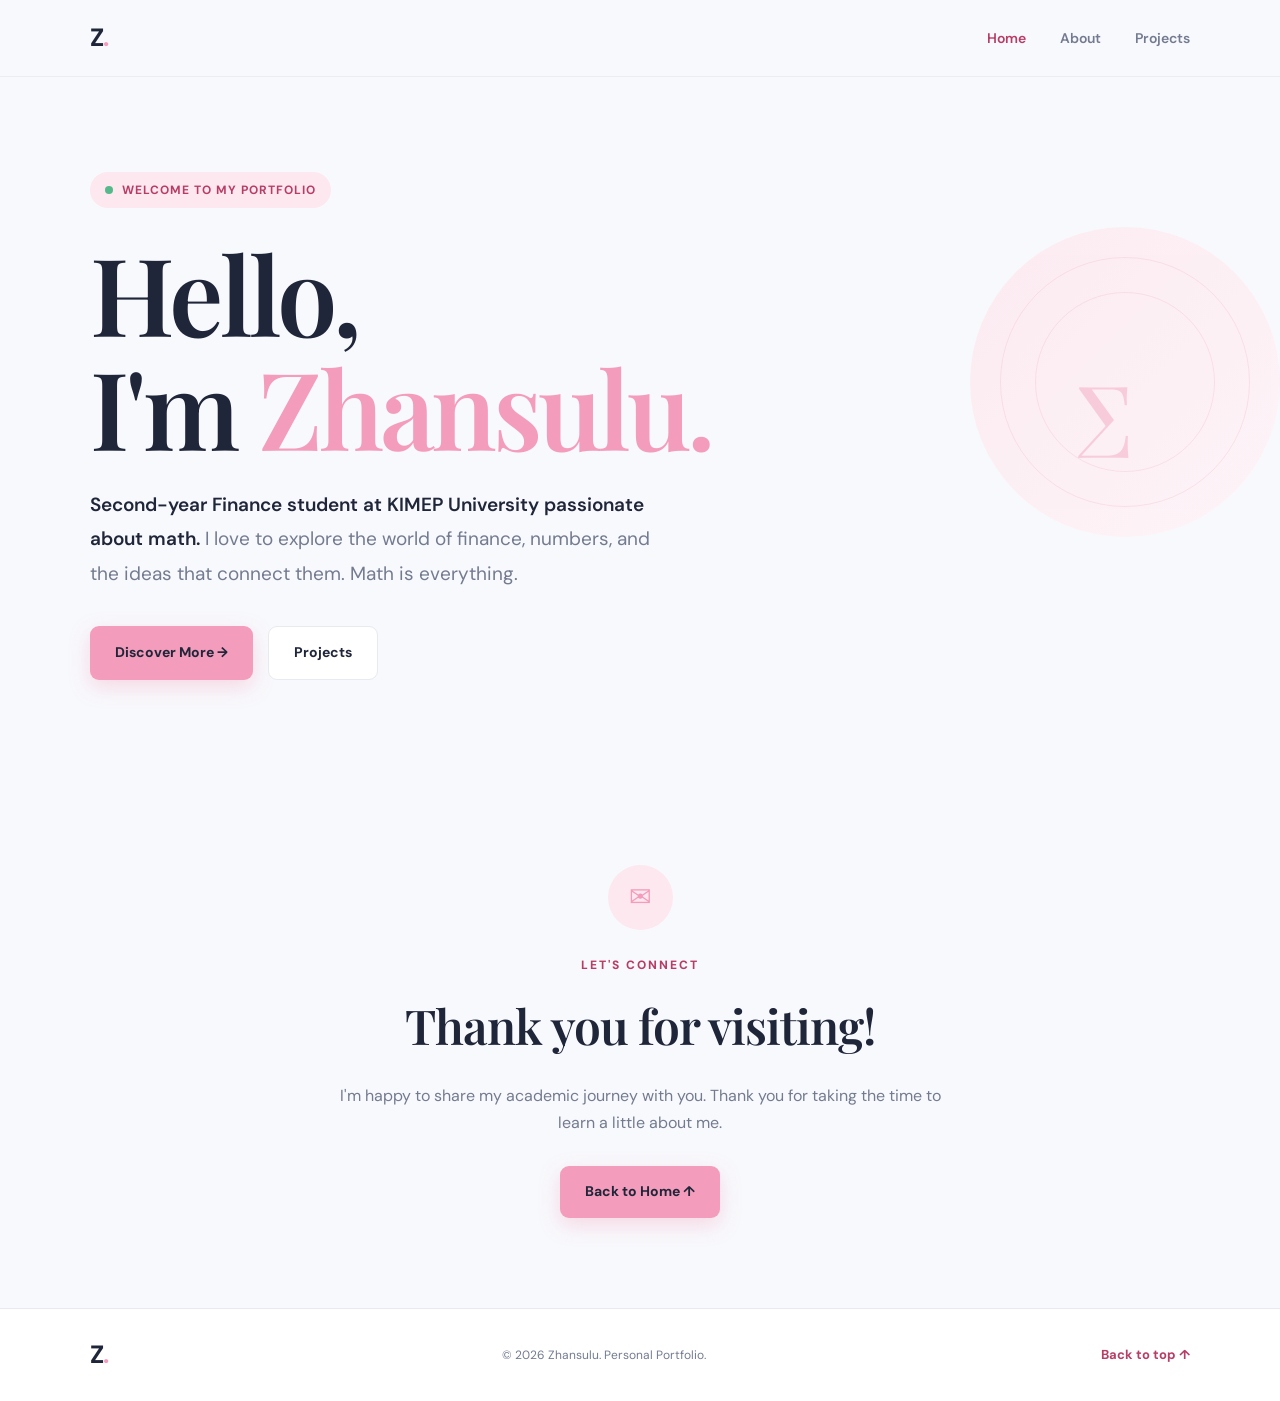
<file: index.html>
<!DOCTYPE html>
<html lang="en">
<head>
<meta charset="UTF-8">
<meta name="viewport" content="width=device-width, initial-scale=1.0">
<meta name="description" content="Zhansulu — Second-year Finance student at KIMEP University passionate about math.">
<meta name="theme-color" content="#f8f9fc">
<title>ZHANSULU | Personal Portfolio</title>
<link rel="stylesheet" href="style.css">
</head>

<body>

<header>
<div class="container">
<nav aria-label="Main navigation">
<a href="index.html" class="logo">Z<span>.</span></a>

<ul class="nav-links">
<li><a href="index.html" class="active">Home</a></li>
<li><a href="about.html">About</a></li>
<li><a href="projects.html">Projects</a></li>
</ul>
</nav>
</div>
</header>

<main>

<section class="hero" id="home">
<div class="container">
<div class="hero-content">

<div class="eyebrow">
<span class="status-dot"></span>
Welcome to my portfolio
</div>

<h1>Hello,<br>I'm <span>Zhansulu.</span></h1>

<p class="hero-description">
<strong>Second-year Finance student at KIMEP University passionate about math.</strong>
I love to explore the world of finance, numbers, and the ideas that connect them. Math is everything.
</p>

<div class="hero-buttons">
<a href="about.html" class="button button-primary">Discover More <span aria-hidden="true">&nbsp;→</span></a>
<a href="projects.html" class="button button-secondary">Projects</a>
</div>

</div>

<div class="hero-decoration" aria-hidden="true">
<div class="decoration-symbol">∑</div>
</div>
</div>
</section>

<section class="contact" id="contact">
<div class="container">

<div class="contact-content">
<div class="contact-symbol">✉</div>

<div class="section-label">Let's connect</div>

<h2>Thank you for visiting!</h2>

<p>
I'm happy to share my academic journey with you.
Thank you for taking the time to learn a little about me.
</p>

<a href="#home" class="button button-primary">
Back to Home ↑
</a>
</div>

</div>
</section>

</main>

<footer>
<div class="container">
<div class="footer-content">
<a href="index.html" class="logo">Z<span>.</span></a>

<p>© 2026 Zhansulu. Personal Portfolio.</p>

<a href="#home" class="back-to-top">Back to top ↑</a>
</div>
</div>
</footer>

</body>
</html>
</file>
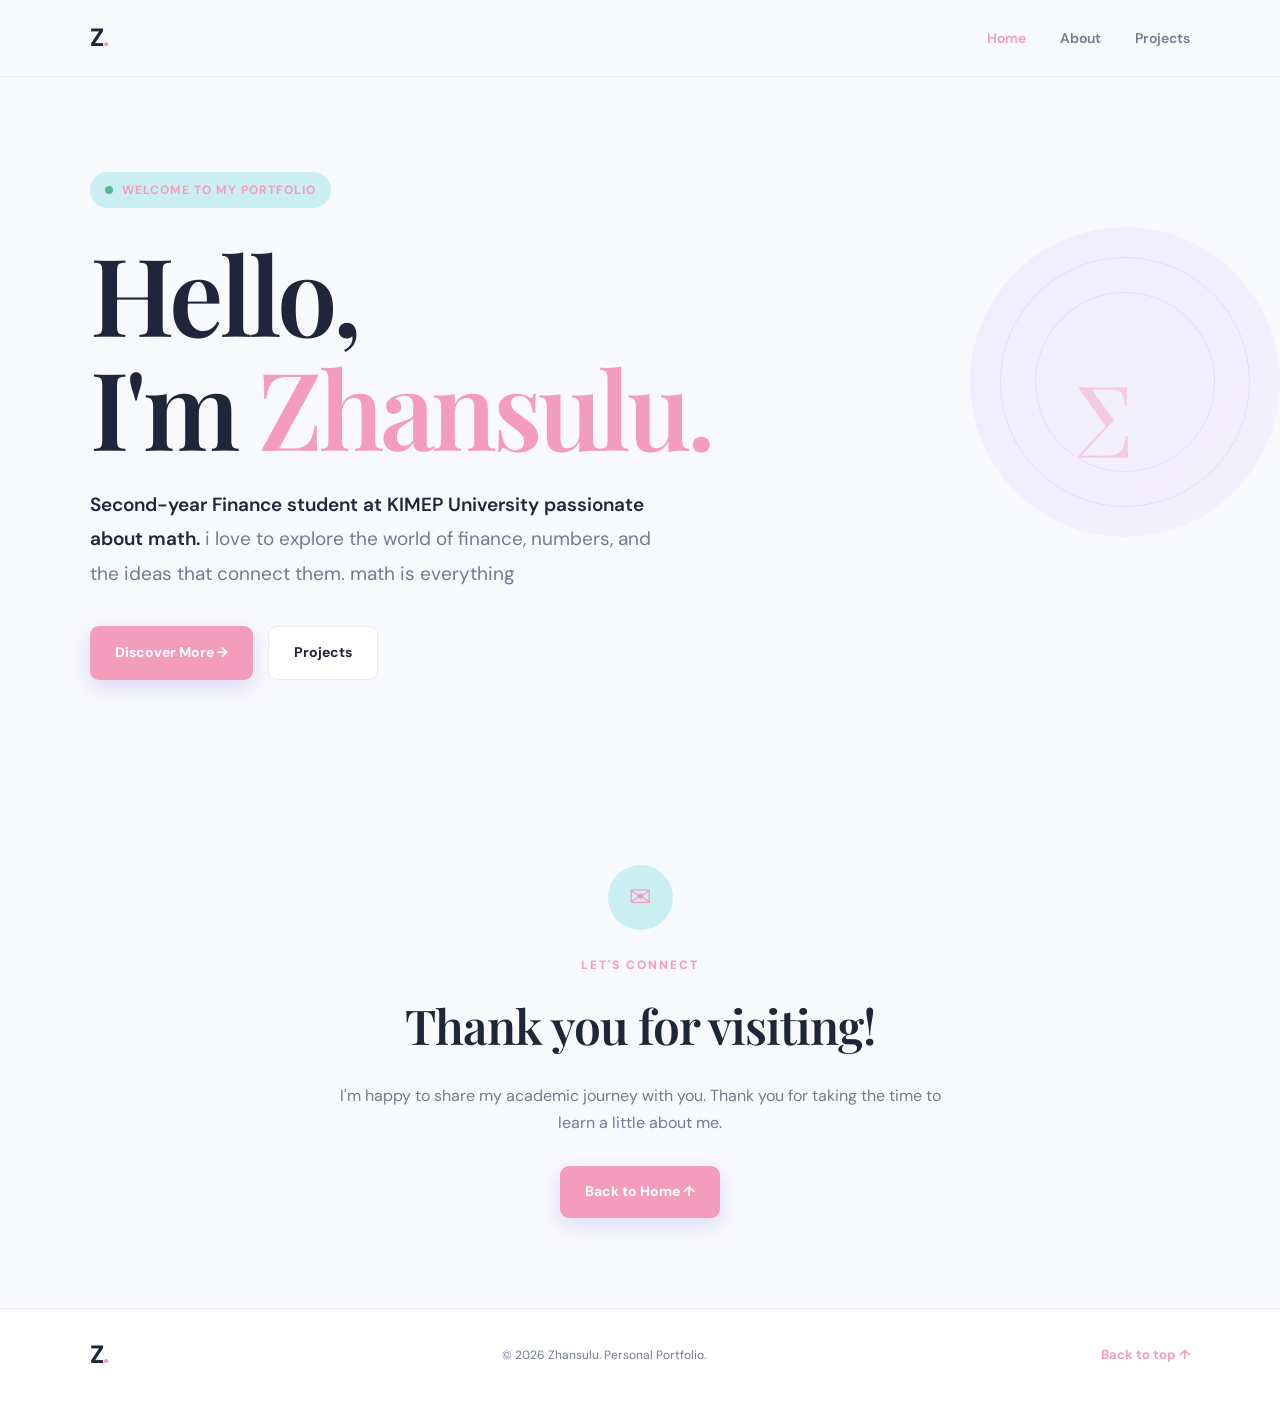
<file: mysite/index.html>
<!DOCTYPE html>
<html lang="en">
<head>
<meta charset="UTF-8">
<meta name="viewport" content="width=device-width, initial-scale=1.0">
<meta name="description" content="Zhansulu — Second-year Finance student at KIMEP University passionate about math.">
<meta name="theme-color" content="#f8f9fc">
<title>ZHANSULU | Personal Portfolio</title>
<link rel="stylesheet" href="style.css">
</head>

<body>

<header>
<div class="container">
<nav aria-label="Main navigation">
<a href="index.html" class="logo">Z<span>.</span></a>

<ul class="nav-links">
<li><a href="index.html" class="active">Home</a></li>
<li><a href="about.html">About</a></li>
<li><a href="projects.html">Projects</a></li>
</ul>
</nav>
</div>
</header>

<main>

<section class="hero" id="home">
<div class="container">
<div class="hero-content">

<div class="eyebrow">
<span class="status-dot"></span>
Welcome to my portfolio
</div>

<h1>Hello,<br>I'm <span>Zhansulu.</span></h1>

<p class="hero-description">
<strong>Second-year Finance student at KIMEP University passionate about math.</strong>
i love to explore the world of finance, numbers, and the ideas that connect them. math is everything 
</p>

<div class="hero-buttons">
<a href="about.html" class="button button-primary">Discover More <span aria-hidden="true">&nbsp;→</span></a>
<a href="projects.html" class="button button-secondary">Projects</a>
</div>

</div>

<div class="hero-decoration" aria-hidden="true">
<div class="decoration-symbol">∑</div>
</div>
</div>
</section>

<section class="contact" id="contact">
<div class="container">

<div class="contact-content">
<div class="contact-symbol">✉</div>

<div class="section-label">Let's connect</div>

<h2>Thank you for visiting!</h2>

<p>
I'm happy to share my academic journey with you.
Thank you for taking the time to learn a little about me.
</p>

<a href="#home" class="button button-primary">
Back to Home ↑
</a>
</div>

</div>
</section>

</main>

<footer>
<div class="container">
<div class="footer-content">
<a href="index.html" class="logo">Z<span>.</span></a>

<p>© 2026 Zhansulu. Personal Portfolio.</p>

<a href="#home" class="back-to-top">Back to top ↑</a>
</div>
</div>
</footer>

</body>
</html>
</file>
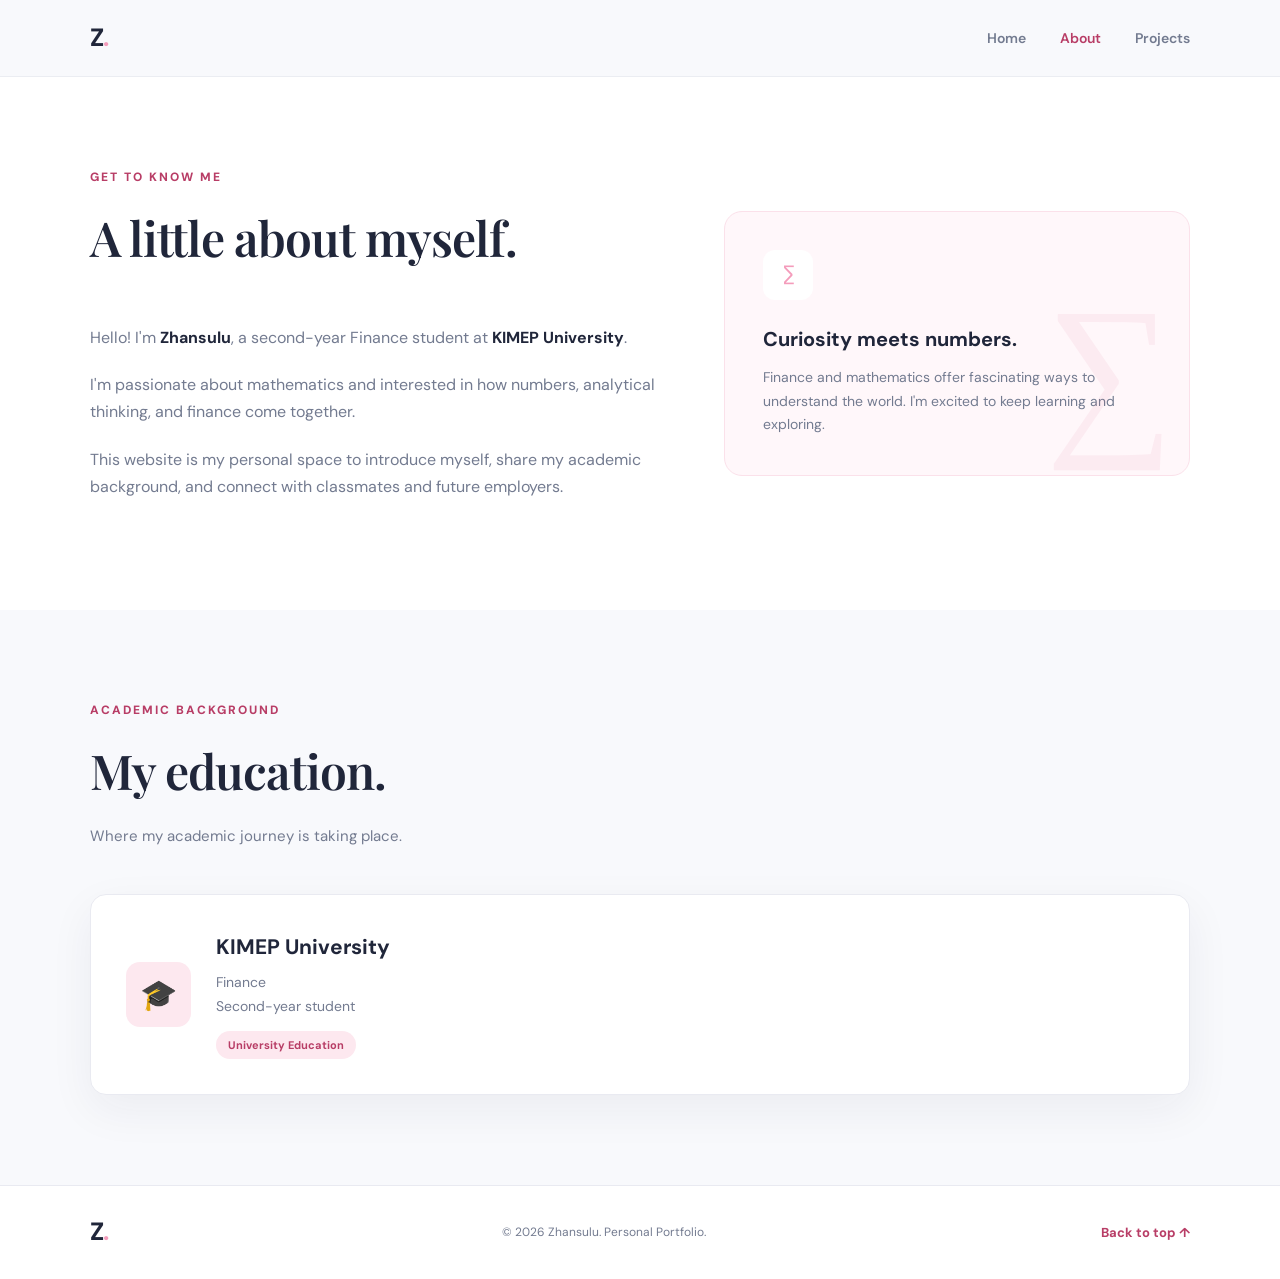
<file: about.html>
<!DOCTYPE html>
<html lang="en">
<head>
<meta charset="UTF-8">
<meta name="viewport" content="width=device-width, initial-scale=1.0">
<meta name="description" content="Zhansulu — Second-year Finance student at KIMEP University passionate about math.">
<meta name="theme-color" content="#f8f9fc">
<title>About | ZHANSULU</title>
<link rel="stylesheet" href="style.css">
</head>

<body id="top">

<header>
<div class="container">
<nav aria-label="Main navigation">
<a href="index.html" class="logo">Z<span>.</span></a>

<ul class="nav-links">
<li><a href="index.html">Home</a></li>
<li><a href="about.html" class="active">About</a></li>
<li><a href="projects.html">Projects</a></li>
</ul>
</nav>
</div>
</header>

<main>

<section class="about" id="about">
<div class="container">

<div class="about-grid">

<div class="about-text">
<div class="section-heading">
<div class="section-label">Get to know me</div>
<h2>A little about myself.</h2>
</div>

<p>
Hello! I'm <strong>Zhansulu</strong>, a second-year Finance student at
<strong>KIMEP University</strong>.
</p>

<p>
I'm passionate about mathematics and interested in how numbers,
analytical thinking, and finance come together.
</p>

<p>
This website is my personal space to introduce myself, share my
academic background, and connect with classmates and future employers.
</p>
</div>

<div class="about-card">
<div class="about-card-icon">∑</div>
<h3>Curiosity meets numbers.</h3>
<p>
Finance and mathematics offer fascinating ways to understand
the world. I'm excited to keep learning and exploring.
</p>
</div>

</div>
</div>
</section>

<section class="education" id="education">
<div class="container">

<div class="section-heading">
<div class="section-label">Academic background</div>
<h2>My education.</h2>
<p class="section-subtitle">Where my academic journey is taking place.</p>
</div>

<div class="education-card">
<div class="education-icon">🎓</div>

<div class="education-info">
<h3>KIMEP University</h3>
<p>Finance</p>
<p>Second-year student</p>
<span class="education-tag">University Education</span>
</div>
</div>

</div>
</section>

</main>

<footer>
<div class="container">
<div class="footer-content">
<a href="index.html" class="logo">Z<span>.</span></a>

<p>© 2026 Zhansulu. Personal Portfolio.</p>

<a href="#top" class="back-to-top">Back to top ↑</a>
</div>
</div>
</footer>

</body>
</html>
</file>
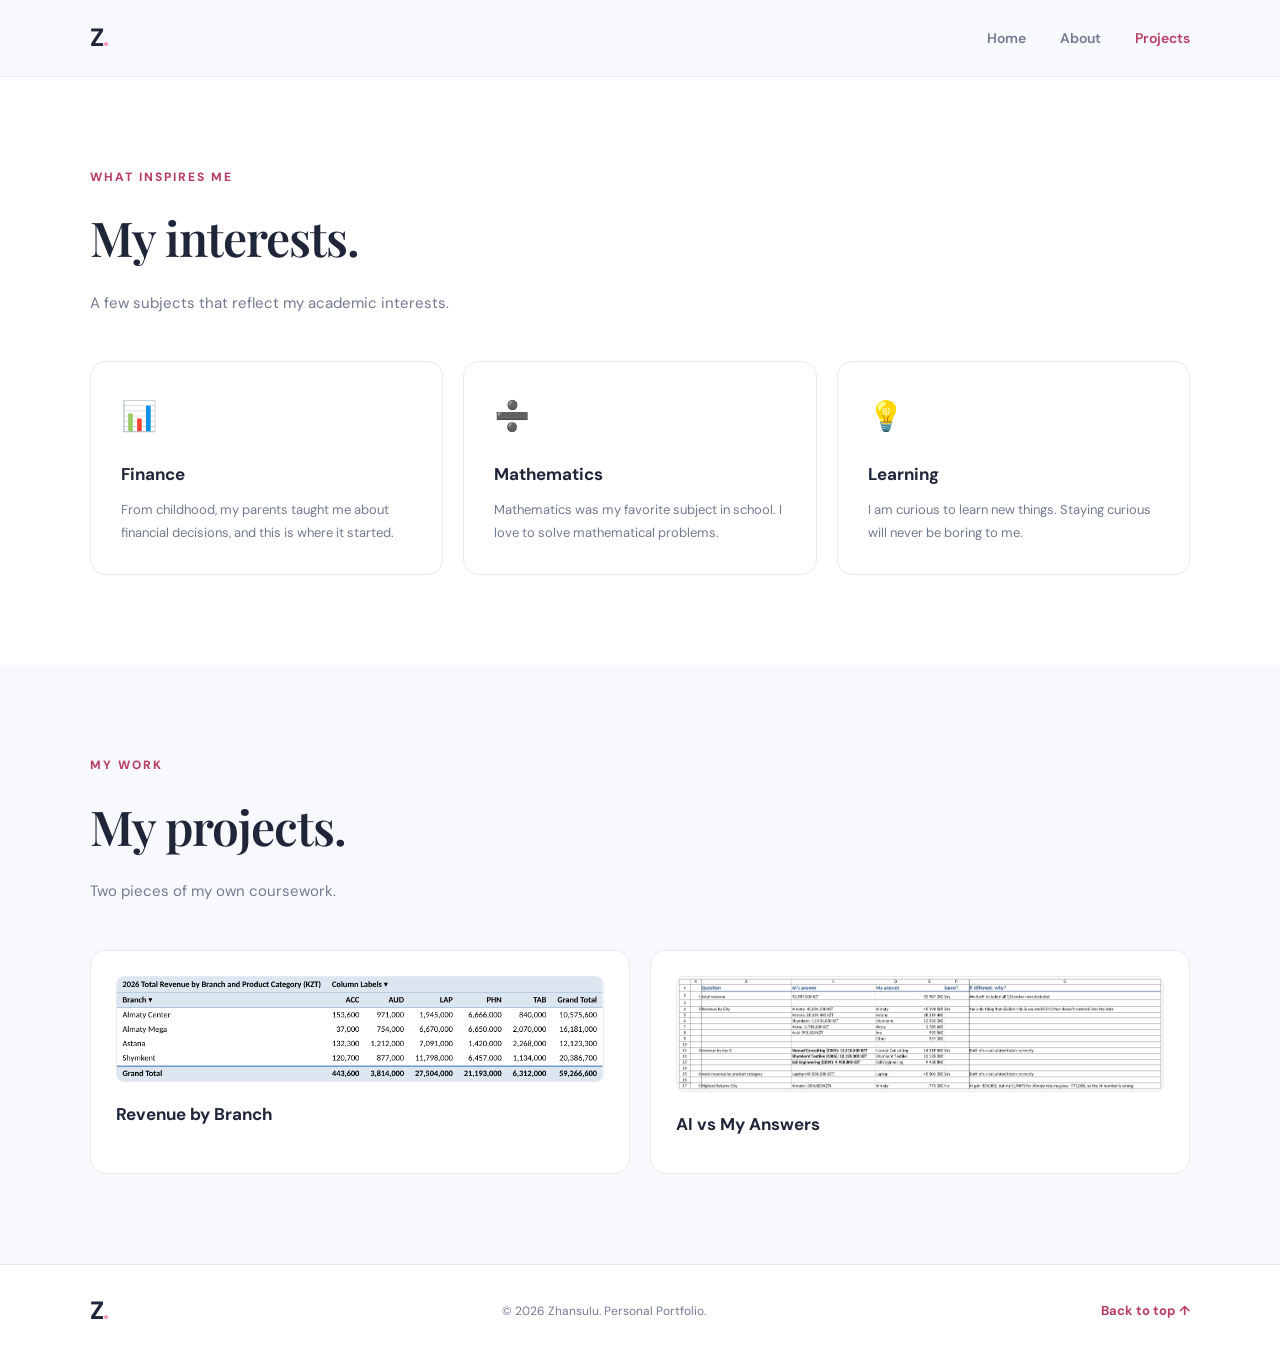
<file: projects.html>
<!DOCTYPE html>
<html lang="en">
<head>
<meta charset="UTF-8">
<meta name="viewport" content="width=device-width, initial-scale=1.0">
<meta name="description" content="Zhansulu — Second-year Finance student at KIMEP University passionate about math.">
<meta name="theme-color" content="#f8f9fc">
<title>Projects | ZHANSULU</title>
<link rel="stylesheet" href="style.css">
</head>

<body id="top">

<header>
<div class="container">
<nav aria-label="Main navigation">
<a href="index.html" class="logo">Z<span>.</span></a>

<ul class="nav-links">
<li><a href="index.html">Home</a></li>
<li><a href="about.html">About</a></li>
<li><a href="projects.html" class="active">Projects</a></li>
</ul>
</nav>
</div>
</header>

<main>

<section class="interests" id="interests">
<div class="container">

<div class="section-heading">
<div class="section-label">What inspires me</div>
<h2>My interests.</h2>
<p class="section-subtitle">A few subjects that reflect my academic interests.</p>
</div>

<div class="interest-grid">

<article class="interest-card">
<div class="interest-icon">📊</div>
<h3>Finance</h3>
<p>
From childhood, my parents taught me about financial decisions, and this is where it started.
</p>
</article>

<article class="interest-card">
<div class="interest-icon">➗</div>
<h3>Mathematics</h3>
<p>
Mathematics was my favorite subject in school. I love to solve mathematical problems.
</p>
</article>

<article class="interest-card">
<div class="interest-icon">💡</div>
<h3>Learning</h3>
<p>
I am curious to learn new things. Staying curious will never be boring to me.
</p>
</article>

</div>
</div>
</section>

<section class="work" id="work">
<div class="container">

<div class="section-heading">
<div class="section-label">My work</div>
<h2>My projects.</h2>
<p class="section-subtitle">Two pieces of my own coursework.</p>
</div>

<div class="work-grid">

<article class="work-card">
<a href="chart1.png" target="_blank"><img src="chart1.png" alt="PivotTable of 2026 total revenue by branch and product category"></a>
<h3>Revenue by Branch</h3>
<p>
<!-- Write 2-3 sentences yourself: what was the question, what did you do, what did you find? -->
</p>
</article>

<article class="work-card">
<a href="chart2.png" target="_blank"><img src="chart2.png" alt="Audit table comparing AI answers with my own Excel answers"></a>
<h3>AI vs My Answers</h3>
<p>
<!-- Write 2-3 sentences yourself: what was the question, what did you do, what did you find? -->
</p>
</article>

</div>
</div>
</section>

</main>

<footer>
<div class="container">
<div class="footer-content">
<a href="index.html" class="logo">Z<span>.</span></a>

<p>© 2026 Zhansulu. Personal Portfolio.</p>

<a href="#top" class="back-to-top">Back to top ↑</a>
</div>
</div>
</footer>

</body>
</html>
</file>
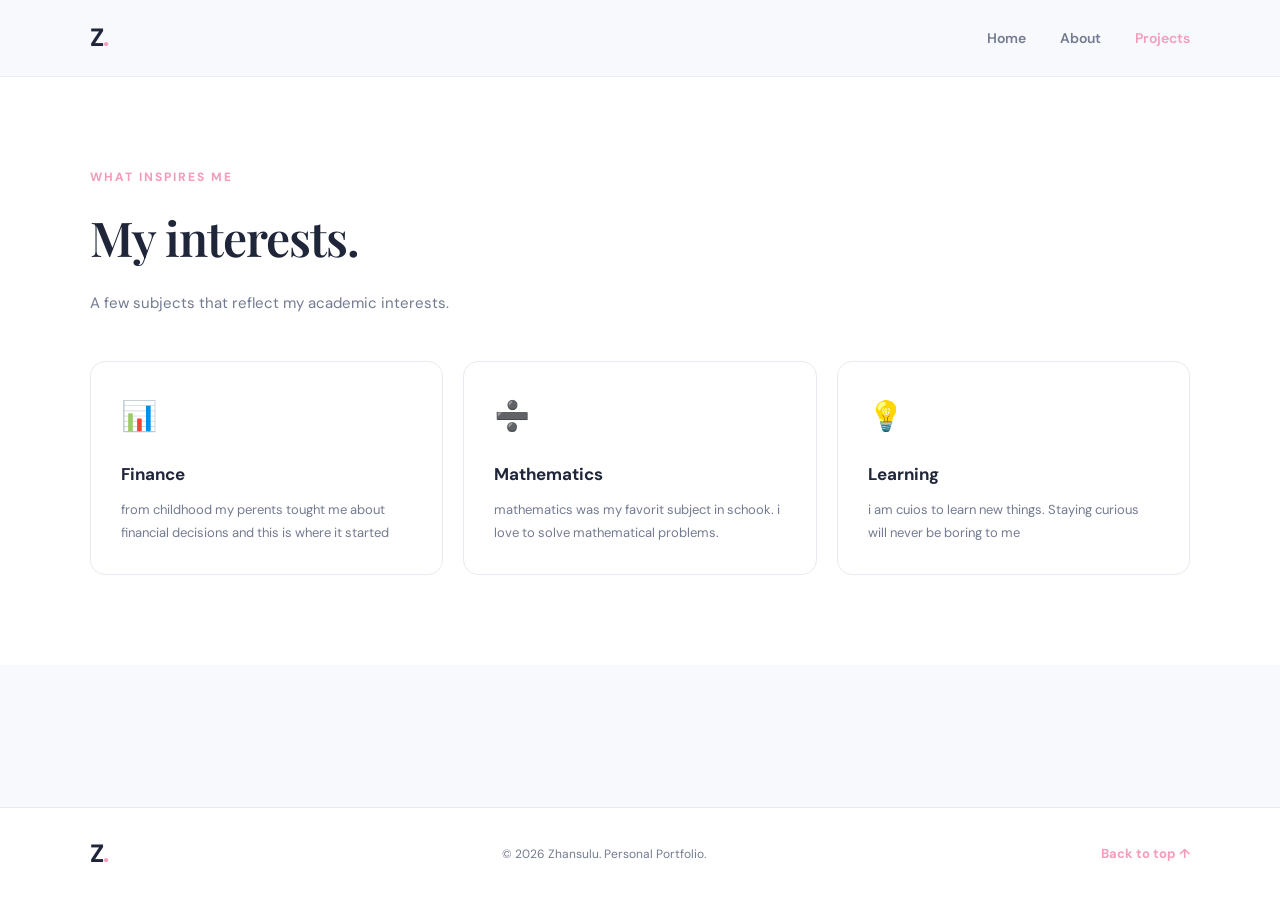
<file: mysite/project.html>
<!DOCTYPE html>
<html lang="en">
<head>
<meta charset="UTF-8">
<meta name="viewport" content="width=device-width, initial-scale=1.0">
<meta name="description" content="Zhansulu — Second-year Finance student at KIMEP University passionate about math.">
<meta name="theme-color" content="#f8f9fc">
<title>Projects | ZHANSULU</title>
<link rel="stylesheet" href="style.css">
</head>

<body id="top">

<header>
<div class="container">
<nav aria-label="Main navigation">
<a href="index.html" class="logo">Z<span>.</span></a>

<ul class="nav-links">
<li><a href="index.html">Home</a></li>
<li><a href="about.html">About</a></li>
<li><a href="projects.html" class="active">Projects</a></li>
</ul>
</nav>
</div>
</header>

<main>

<section class="interests" id="interests">
<div class="container">

<div class="section-heading">
<div class="section-label">What inspires me</div>
<h2>My interests.</h2>
<p class="section-subtitle">A few subjects that reflect my academic interests.</p>
</div>

<div class="interest-grid">

<article class="interest-card">
<div class="interest-icon">📊</div>
<h3>Finance</h3>
<p>
from childhood my perents tought me about financial decisions and this is where it started 
</p>
</article>

<article class="interest-card">
<div class="interest-icon">➗</div>
<h3>Mathematics</h3>
<p>
mathematics was my favorit subject in schook. i love to solve mathematical problems.
</p>
</article>

<article class="interest-card">
<div class="interest-icon">💡</div>
<h3>Learning</h3>
<p>
i am cuios to learn new things. Staying curious will never be boring to me 
</p>
</article>

</div>
</div>
</section>

</main>

<footer>
<div class="container">
<div class="footer-content">
<a href="index.html" class="logo">Z<span>.</span></a>

<p>© 2026 Zhansulu. Personal Portfolio.</p>

<a href="#top" class="back-to-top">Back to top ↑</a>
</div>
</div>
</footer>

</body>
</html>
</file>
<file: style.css>
@import url('https://fonts.googleapis.com/css2?family=DM+Sans:wght@400;500;600;700;800&family=Playfair+Display:wght@500;600;700&display=swap');

:root {
--background: #f8f9fc;
--surface: #ffffff;
--text: #20263a;
--muted: #737b90;
--primary: #f49cbb;
--primary-light: #fde8ef;
--primary-dark: #b83d66;
--border: #e9eaf1;
--shadow: 0 15px 45px rgba(35, 40, 75, 0.06);
}

* {
margin: 0;
padding: 0;
box-sizing: border-box;
scroll-behavior: smooth;
}

body {
font-family: 'DM Sans', sans-serif;
background: var(--background);
color: var(--text);
line-height: 1.7;
overflow-x: hidden;
min-height: 100vh;
display: flex;
flex-direction: column;
}

main {
flex: 1;
}

a {
text-decoration: none;
color: inherit;
}

.container {
width: min(1100px, 88%);
margin: auto;
}

/* Navigation */

header {
position: sticky;
top: 0;
z-index: 100;
background: rgba(248, 249, 252, 0.9);
backdrop-filter: blur(14px);
border-bottom: 1px solid rgba(233, 234, 241, 0.8);
}

nav {
height: 76px;
display: flex;
justify-content: space-between;
align-items: center;
}

.logo {
font-size: 25px;
font-weight: 800;
letter-spacing: -1.5px;
}

.logo span {
color: var(--primary);
}

.nav-links {
display: flex;
align-items: center;
gap: 34px;
list-style: none;
}

.nav-links a {
font-size: 14px;
font-weight: 600;
color: var(--muted);
transition: color 0.3s;
}

.nav-links a:hover,
.nav-links a.active {
color: var(--primary-dark);
}

/* Hero */

.hero {
min-height: 620px;
display: flex;
align-items: center;
padding: 95px 0;
position: relative;
}

.hero-content {
max-width: 780px;
position: relative;
z-index: 2;
}

.eyebrow {
display: inline-flex;
align-items: center;
gap: 9px;
padding: 8px 15px;
background: var(--primary-light);
color: var(--primary-dark);
border-radius: 30px;
font-size: 12px;
font-weight: 700;
letter-spacing: 1px;
text-transform: uppercase;
margin-bottom: 28px;
}

.status-dot {
width: 8px;
height: 8px;
background: #55b98b;
border-radius: 50%;
}

h1 {
font-family: 'Playfair Display', serif;
font-size: clamp(65px, 10vw, 108px);
font-weight: 600;
line-height: 1.05;
letter-spacing: -4px;
margin-bottom: 25px;
}

h1 span {
color: var(--primary);
}

.hero-description {
max-width: 590px;
font-size: 19px;
line-height: 1.8;
color: var(--muted);
margin-bottom: 35px;
}

.hero-description strong {
color: var(--text);
font-weight: 600;
}

.hero-buttons {
display: flex;
gap: 15px;
flex-wrap: wrap;
}

.button {
display: inline-flex;
align-items: center;
justify-content: center;
padding: 14px 25px;
border-radius: 9px;
font-size: 14px;
font-weight: 700;
transition: all 0.3s ease;
}

.button-primary {
background: var(--primary);
color: var(--text);
box-shadow: 0 7px 20px rgba(244, 156, 187, 0.35);
}

.button-primary:hover {
background: var(--primary-dark);
color: white;
transform: translateY(-3px);
}

.button-secondary {
border: 1px solid var(--border);
background: white;
}

.button-secondary:hover {
border-color: var(--primary);
color: var(--primary-dark);
transform: translateY(-3px);
}

.hero-decoration {
position: absolute;
width: 310px;
height: 310px;
border-radius: 50%;
right: 0;
top: 150px;
background: linear-gradient(135deg, #fde8ef, #fff3f7);
opacity: 0.8;
z-index: 0;
}

.hero-decoration::before,
.hero-decoration::after {
content: "";
position: absolute;
border: 1px solid rgba(217, 88, 127, 0.15);
border-radius: 50%;
}

.hero-decoration::before {
inset: 30px;
}

.hero-decoration::after {
inset: 65px;
}

.decoration-symbol {
position: absolute;
top: 105px;
left: 105px;
font-family: 'Playfair Display', serif;
font-size: 100px;
color: var(--primary);
opacity: 0.55;
}

/* Sections */

section {
padding: 90px 0;
}

.section-heading {
margin-bottom: 45px;
}

.section-label {
color: var(--primary-dark);
text-transform: uppercase;
font-size: 12px;
font-weight: 800;
letter-spacing: 2px;
margin-bottom: 10px;
}

h2 {
font-family: 'Playfair Display', serif;
font-size: clamp(34px, 5vw, 48px);
font-weight: 600;
letter-spacing: -1px;
}

.section-subtitle {
color: var(--muted);
font-size: 15px;
margin-top: 12px;
}

/* About */

.about {
background: var(--surface);
}

.about-grid {
display: grid;
grid-template-columns: 1.1fr 0.9fr;
gap: 65px;
align-items: center;
}

.about-text p {
color: var(--muted);
font-size: 16px;
margin-bottom: 20px;
}

.about-text strong {
color: var(--text);
}

.about-card {
background: #fff7fa;
border: 1px solid #fbe1ea;
padding: 38px;
border-radius: 18px;
position: relative;
overflow: hidden;
}

.about-card::after {
content: "∑";
position: absolute;
right: 15px;
bottom: -50px;
font-size: 180px;
font-family: serif;
color: rgba(217, 88, 127, 0.07);
}

.about-card-icon {
width: 50px;
height: 50px;
display: grid;
place-items: center;
background: white;
color: var(--primary);
font-size: 25px;
border-radius: 12px;
margin-bottom: 22px;
}

.about-card h3 {
font-size: 20px;
margin-bottom: 10px;
}

.about-card p {
color: var(--muted);
font-size: 14px;
}

/* Education */

.education {
background: var(--background);
}

.education-card {
background: white;
padding: 35px;
border: 1px solid var(--border);
border-radius: 16px;
display: flex;
gap: 25px;
align-items: center;
box-shadow: var(--shadow);
transition: transform 0.3s;
}

.education-card:hover {
transform: translateY(-5px);
}

.education-icon {
width: 65px;
height: 65px;
min-width: 65px;
background: var(--primary-light);
color: var(--primary);
display: grid;
place-items: center;
font-size: 30px;
border-radius: 14px;
}

.education-info h3 {
font-size: 21px;
margin-bottom: 5px;
}

.education-info p {
color: var(--muted);
font-size: 14px;
}

.education-tag {
display: inline-block;
margin-top: 12px;
padding: 5px 12px;
background: #fde8ef;
color: var(--primary-dark);
border-radius: 30px;
font-size: 11px;
font-weight: 700;
}

/* Interests / Projects */

.interests {
background: white;
}

.interest-grid {
display: grid;
grid-template-columns: repeat(3, 1fr);
gap: 20px;
}

.interest-card {
padding: 30px;
border: 1px solid var(--border);
border-radius: 15px;
background: white;
transition: all 0.3s;
}

.interest-card:hover {
border-color: var(--primary);
box-shadow: var(--shadow);
transform: translateY(-5px);
}

.interest-icon {
font-size: 29px;
margin-bottom: 18px;
}

.interest-card h3 {
font-size: 17px;
margin-bottom: 9px;
}

.interest-card p {
color: var(--muted);
font-size: 13px;
line-height: 1.8;
}

/* My work */

.work {
background: var(--background);
}

.work-grid {
display: grid;
grid-template-columns: repeat(2, 1fr);
gap: 20px;
}

.work-card {
padding: 25px;
border: 1px solid var(--border);
border-radius: 15px;
background: white;
}

.work-card img {
display: block;
width: 100%;
border: 1px solid var(--border);
border-radius: 8px;
margin-bottom: 18px;
}

.work-card h3 {
font-size: 17px;
margin-bottom: 9px;
}

.work-card p {
color: var(--muted);
font-size: 14px;
line-height: 1.8;
}

/* Contact */

.contact {
background: var(--background);
text-align: center;
}

.contact-content {
max-width: 620px;
margin: auto;
}

.contact-content p {
color: var(--muted);
margin: 15px 0 30px;
font-size: 16px;
}

.contact-symbol {
width: 65px;
height: 65px;
display: grid;
place-items: center;
background: var(--primary-light);
color: var(--primary);
border-radius: 50%;
margin: 0 auto 25px;
font-size: 27px;
}

/* Footer */

footer {
padding: 25px 0;
background: white;
border-top: 1px solid var(--border);
}

.footer-content {
display: flex;
justify-content: space-between;
align-items: center;
gap: 15px;
}

.footer-content p {
color: var(--muted);
font-size: 12px;
}

.back-to-top {
color: var(--primary-dark);
font-size: 13px;
font-weight: 700;
}

/* Responsive */

@media (max-width: 850px) {
.hero-decoration {
right: -140px;
opacity: 0.4;
}

.about-grid {
grid-template-columns: 1fr;
gap: 30px;
}

.interest-grid {
grid-template-columns: repeat(2, 1fr);
}

.work-grid {
grid-template-columns: 1fr;
}
}

@media (max-width: 600px) {
.container {
width: 90%;
}

nav {
height: 65px;
}

.nav-links {
gap: 15px;
}

.hero {
min-height: 550px;
padding: 75px 0;
}

h1 {
font-size: 67px;
letter-spacing: -3px;
}

.hero-description {
font-size: 16px;
}

.hero-decoration {
width: 200px;
height: 200px;
top: 270px;
right: -120px;
}

.decoration-symbol {
top: 65px;
left: 65px;
font-size: 65px;
}

section {
padding: 65px 0;
}

.interest-grid {
grid-template-columns: 1fr;
}

.education-card {
padding: 23px;
align-items: flex-start;
}

.education-icon {
width: 50px;
height: 50px;
min-width: 50px;
font-size: 23px;
}

.about-card {
padding: 27px;
}

.footer-content {
flex-direction: column;
text-align: center;
}
}

@media (prefers-reduced-motion: reduce) {
*, *::before, *::after {
scroll-behavior: auto !important;
transition: none !important;
}
}

img {
max-width: 100%;
}
</file>
<file: mysite/style.css>
@import url('https://fonts.googleapis.com/css2?family=DM+Sans:wght@400;500;600;700;800&family=Playfair+Display:wght@500;600;700&display=swap');

:root {
--background: #f8f9fc;
--surface: #ffffff;
--text: #20263a;
--muted: #737b90;
--primary: #f49cbb;
--primary-light: #cbeef3;
--border: #e9eaf1;
--shadow: 0 15px 45px rgba(35, 40, 75, 0.06);
}

* {
margin: 0;
padding: 0;
box-sizing: border-box;
scroll-behavior: smooth;
}

body {
font-family: 'DM Sans', sans-serif;
background: var(--background);
color: var(--text);
line-height: 1.7;
overflow-x: hidden;
min-height: 100vh;
display: flex;
flex-direction: column;
}

main {
flex: 1;
}

a {
text-decoration: none;
color: inherit;
}

.container {
width: min(1100px, 88%);
margin: auto;
}

/* Navigation */

header {
position: sticky;
top: 0;
z-index: 100;
background: rgba(248, 249, 252, 0.9);
backdrop-filter: blur(14px);
border-bottom: 1px solid rgba(233, 234, 241, 0.8);
}

nav {
height: 76px;
display: flex;
justify-content: space-between;
align-items: center;
}

.logo {
font-size: 25px;
font-weight: 800;
letter-spacing: -1.5px;
}

.logo span {
color: var(--primary);
}

.nav-links {
display: flex;
align-items: center;
gap: 34px;
list-style: none;
}

.nav-links a {
font-size: 14px;
font-weight: 600;
color: var(--muted);
transition: color 0.3s;
}

.nav-links a:hover,
.nav-links a.active {
color: var(--primary);
}

/* Hero */

.hero {
min-height: 620px;
display: flex;
align-items: center;
padding: 95px 0;
position: relative;
}

.hero-content {
max-width: 780px;
position: relative;
z-index: 2;
}

.eyebrow {
display: inline-flex;
align-items: center;
gap: 9px;
padding: 8px 15px;
background: var(--primary-light);
color: var(--primary);
border-radius: 30px;
font-size: 12px;
font-weight: 700;
letter-spacing: 1px;
text-transform: uppercase;
margin-bottom: 28px;
}

.status-dot {
width: 8px;
height: 8px;
background: #55b98b;
border-radius: 50%;
}

h1 {
font-family: 'Playfair Display', serif;
font-size: clamp(65px, 10vw, 108px);
font-weight: 600;
line-height: 1.05;
letter-spacing: -4px;
margin-bottom: 25px;
}

h1 span {
color: var(--primary);
}

.hero-description {
max-width: 590px;
font-size: 19px;
line-height: 1.8;
color: var(--muted);
margin-bottom: 35px;
}

.hero-description strong {
color: var(--text);
font-weight: 600;
}

.hero-buttons {
display: flex;
gap: 15px;
flex-wrap: wrap;
}

.button {
display: inline-flex;
align-items: center;
justify-content: center;
padding: 14px 25px;
border-radius: 9px;
font-size: 14px;
font-weight: 700;
transition: all 0.3s ease;
}

.button-primary {
background: var(--primary);
color: white;
box-shadow: 0 7px 20px rgba(99, 91, 219, 0.2);
}

.button-primary:hover {
background: #5149c6;
transform: translateY(-3px);
}

.button-secondary {
border: 1px solid var(--border);
background: white;
}

.button-secondary:hover {
border-color: var(--primary);
color: var(--primary);
transform: translateY(-3px);
}

.hero-decoration {
position: absolute;
width: 310px;
height: 310px;
border-radius: 50%;
right: 0;
top: 150px;
background: linear-gradient(135deg, #eceaff, #f5efff);
opacity: 0.8;
z-index: 0;
}

.hero-decoration::before,
.hero-decoration::after {
content: "";
position: absolute;
border: 1px solid rgba(99, 91, 219, 0.15);
border-radius: 50%;
}

.hero-decoration::before {
inset: 30px;
}

.hero-decoration::after {
inset: 65px;
}

.decoration-symbol {
position: absolute;
top: 105px;
left: 105px;
font-family: 'Playfair Display', serif;
font-size: 100px;
color: var(--primary);
opacity: 0.55;
}

/* Sections */

section {
padding: 90px 0;
}

.section-heading {
margin-bottom: 45px;
}

.section-label {
color: var(--primary);
text-transform: uppercase;
font-size: 12px;
font-weight: 800;
letter-spacing: 2px;
margin-bottom: 10px;
}

h2 {
font-family: 'Playfair Display', serif;
font-size: clamp(34px, 5vw, 48px);
font-weight: 600;
letter-spacing: -1px;
}

.section-subtitle {
color: var(--muted);
font-size: 15px;
margin-top: 12px;
}

/* About */

.about {
background: var(--surface);
}

.about-grid {
display: grid;
grid-template-columns: 1.1fr 0.9fr;
gap: 65px;
align-items: center;
}

.about-text p {
color: var(--muted);
font-size: 16px;
margin-bottom: 20px;
}

.about-text strong {
color: var(--text);
}

.about-card {
background: #f8f7ff;
border: 1px solid #eeecff;
padding: 38px;
border-radius: 18px;
position: relative;
overflow: hidden;
}

.about-card::after {
content: "∑";
position: absolute;
right: 15px;
bottom: -50px;
font-size: 180px;
font-family: serif;
color: rgba(99, 91, 219, 0.07);
}

.about-card-icon {
width: 50px;
height: 50px;
display: grid;
place-items: center;
background: white;
color: var(--primary);
font-size: 25px;
border-radius: 12px;
margin-bottom: 22px;
}

.about-card h3 {
font-size: 20px;
margin-bottom: 10px;
}

.about-card p {
color: var(--muted);
font-size: 14px;
}

/* Education */

.education {
background: var(--background);
}

.education-card {
background: white;
padding: 35px;
border: 1px solid var(--border);
border-radius: 16px;
display: flex;
gap: 25px;
align-items: center;
box-shadow: var(--shadow);
transition: transform 0.3s;
}

.education-card:hover {
transform: translateY(-5px);
}

.education-icon {
width: 65px;
height: 65px;
min-width: 65px;
background: var(--primary-light);
color: var(--primary);
display: grid;
place-items: center;
font-size: 30px;
border-radius: 14px;
}

.education-info h3 {
font-size: 21px;
margin-bottom: 5px;
}

.education-info p {
color: var(--muted);
font-size: 14px;
}

.education-tag {
display: inline-block;
margin-top: 12px;
padding: 5px 12px;
background: #f1f0ff;
color: var(--primary);
border-radius: 30px;
font-size: 11px;
font-weight: 700;
}

/* Interests / Projects */

.interests {
background: white;
}

.interest-grid {
display: grid;
grid-template-columns: repeat(3, 1fr);
gap: 20px;
}

.interest-card {
padding: 30px;
border: 1px solid var(--border);
border-radius: 15px;
background: white;
transition: all 0.3s;
}

.interest-card:hover {
border-color: #c9c5ff;
box-shadow: var(--shadow);
transform: translateY(-5px);
}

.interest-icon {
font-size: 29px;
margin-bottom: 18px;
}

.interest-card h3 {
font-size: 17px;
margin-bottom: 9px;
}

.interest-card p {
color: var(--muted);
font-size: 13px;
line-height: 1.8;
}

/* Contact */

.contact {
background: var(--background);
text-align: center;
}

.contact-content {
max-width: 620px;
margin: auto;
}

.contact-content p {
color: var(--muted);
margin: 15px 0 30px;
font-size: 16px;
}

.contact-symbol {
width: 65px;
height: 65px;
display: grid;
place-items: center;
background: var(--primary-light);
color: var(--primary);
border-radius: 50%;
margin: 0 auto 25px;
font-size: 27px;
}

/* Footer */

footer {
padding: 25px 0;
background: white;
border-top: 1px solid var(--border);
}

.footer-content {
display: flex;
justify-content: space-between;
align-items: center;
gap: 15px;
}

.footer-content p {
color: var(--muted);
font-size: 12px;
}

.back-to-top {
color: var(--primary);
font-size: 13px;
font-weight: 700;
}

/* Responsive */

@media (max-width: 850px) {
.hero-decoration {
right: -140px;
opacity: 0.4;
}

.about-grid {
grid-template-columns: 1fr;
gap: 30px;
}

.interest-grid {
grid-template-columns: repeat(2, 1fr);
}
}

@media (max-width: 600px) {
.container {
width: 90%;
}

nav {
height: 65px;
}

.nav-links {
gap: 15px;
}

.hero {
min-height: 550px;
padding: 75px 0;
}

h1 {
font-size: 67px;
letter-spacing: -3px;
}

.hero-description {
font-size: 16px;
}

.hero-decoration {
width: 200px;
height: 200px;
top: 270px;
right: -120px;
}

.decoration-symbol {
top: 65px;
left: 65px;
font-size: 65px;
}

section {
padding: 65px 0;
}

.interest-grid {
grid-template-columns: 1fr;
}

.education-card {
padding: 23px;
align-items: flex-start;
}

.education-icon {
width: 50px;
height: 50px;
min-width: 50px;
font-size: 23px;
}

.about-card {
padding: 27px;
}

.footer-content {
flex-direction: column;
text-align: center;
}
}

@media (prefers-reduced-motion: reduce) {
*, *::before, *::after {
scroll-behavior: auto !important;
transition: none !important;
}
}
</file>
